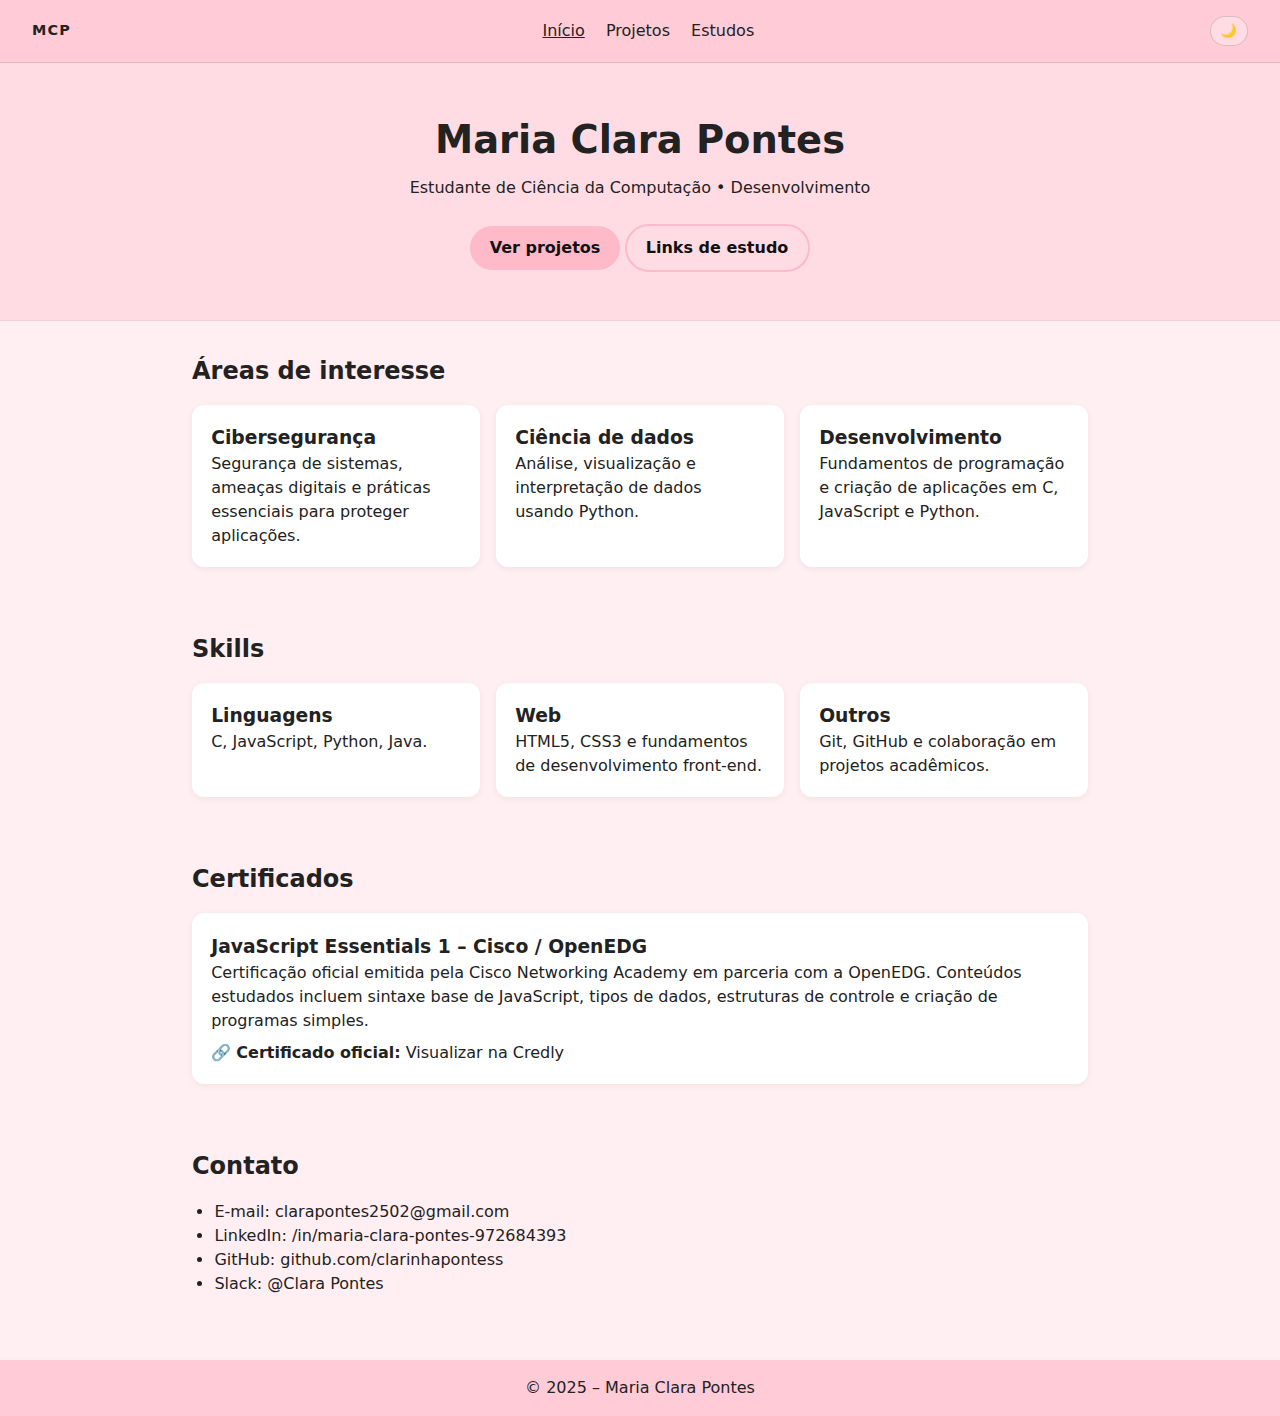
<file: index.html>
<!DOCTYPE html>
<html lang="pt-BR">
<head>
  <meta charset="UTF-8">
  <meta name="viewport" content="width=device-width, initial-scale=1.0">
  <title>Portfólio – Maria Clara Pontes</title>
  <link rel="stylesheet" href="style.css">
</head>
<body>
<header class="topo">
  <div class="logo">MCP</div>
  <nav class="menu">
    <a href="index.html" aria-current="page">Início</a>
    <a href="projetos.html">Projetos</a>
    <a href="estudos.html">Estudos</a>
  </nav>
  <button id="toggle-theme" aria-label="Alternar tema">🌙</button>
</header>

<main>
  <section class="hero">
    <div>
      <h1>Maria Clara Pontes</h1>
      <p class="subtitulo">
        Estudante de Ciência da Computação • Desenvolvimento
      </p>

      <div class="botoes-hero">
        <a class="botao" href="projetos.html">Ver projetos</a>
        <a class="botao botao-sec" href="estudos.html">Links de estudo</a>
      </div>
    </div>
  </section>

  <!-- ÁREAS DE INTERESSE -->
  <section class="secao">
    <h2>Áreas de interesse</h2>

    <div class="grid-cards">
      <article class="card">
        <h3>Cibersegurança</h3>
        <p>Segurança de sistemas, ameaças digitais e práticas essenciais para proteger aplicações.</p>
      </article>

      <article class="card">
        <h3>Ciência de dados</h3>
        <p>Análise, visualização e interpretação de dados usando Python.</p>
      </article>

      <article class="card">
        <h3>Desenvolvimento</h3>
        <p>Fundamentos de programação e criação de aplicações em C, JavaScript e Python.</p>
      </article>
    </div>
  </section>

  <!-- SKILLS -->
  <section class="secao">
    <h2>Skills</h2>

    <div class="grid-cards">
      <article class="card">
        <h3>Linguagens</h3>
        <p>C, JavaScript, Python, Java.</p>
      </article>

      <article class="card">
        <h3>Web</h3>
        <p>HTML5, CSS3 e fundamentos de desenvolvimento front-end.</p>
      </article>

      <article class="card">
        <h3>Outros</h3>
        <p>Git, GitHub e colaboração em projetos acadêmicos.</p>
      </article>
    </div>
  </section>

  <!-- CERTIFICADOS -->
  <section class="secao">
    <h2>Certificados</h2>

    <div class="grid-cards">
      <article class="card">
        <h3>JavaScript Essentials 1 – Cisco / OpenEDG</h3>
        <p>
          Certificação oficial emitida pela Cisco Networking Academy em parceria com a OpenEDG.
          Conteúdos estudados incluem sintaxe base de JavaScript, tipos de dados, estruturas de
          controle e criação de programas simples.
        </p>
        <p style="margin-top:0.5rem;">
          🔗 <strong>Certificado oficial:</strong>
          <a href="https://www.credly.com/badges/2ca9edd8-abec-497b-b5c8-c482c0b28edb/public_url" target="_blank">
            Visualizar na Credly
          </a>
        </p>
      </article>
    </div>
  </section>

  <!-- CONTATO -->
  <section class="secao">
    <h2>Contato</h2>
    <ul class="lista-links">
      <li>E-mail: <a href="mailto:clarapontes2502@gmail.com">clarapontes2502@gmail.com</a></li>
      <li>
        LinkedIn:
        <a href="https://www.linkedin.com/in/maria-clara-pontes-972684393" target="_blank">
          /in/maria-clara-pontes-972684393
        </a>
      </li>
      <li>
        GitHub:
        <a href="https://github.com/clarinhapontess" target="_blank">
          github.com/clarinhapontess
        </a>
      </li>
      <li>Slack: @Clara Pontes</li>
    </ul>
  </section>
</main>

<footer class="rodape">
  <p>© 2025 – Maria Clara Pontes</p>
</footer>

<script src="script.js"></script>
</body>
</html>
</file>
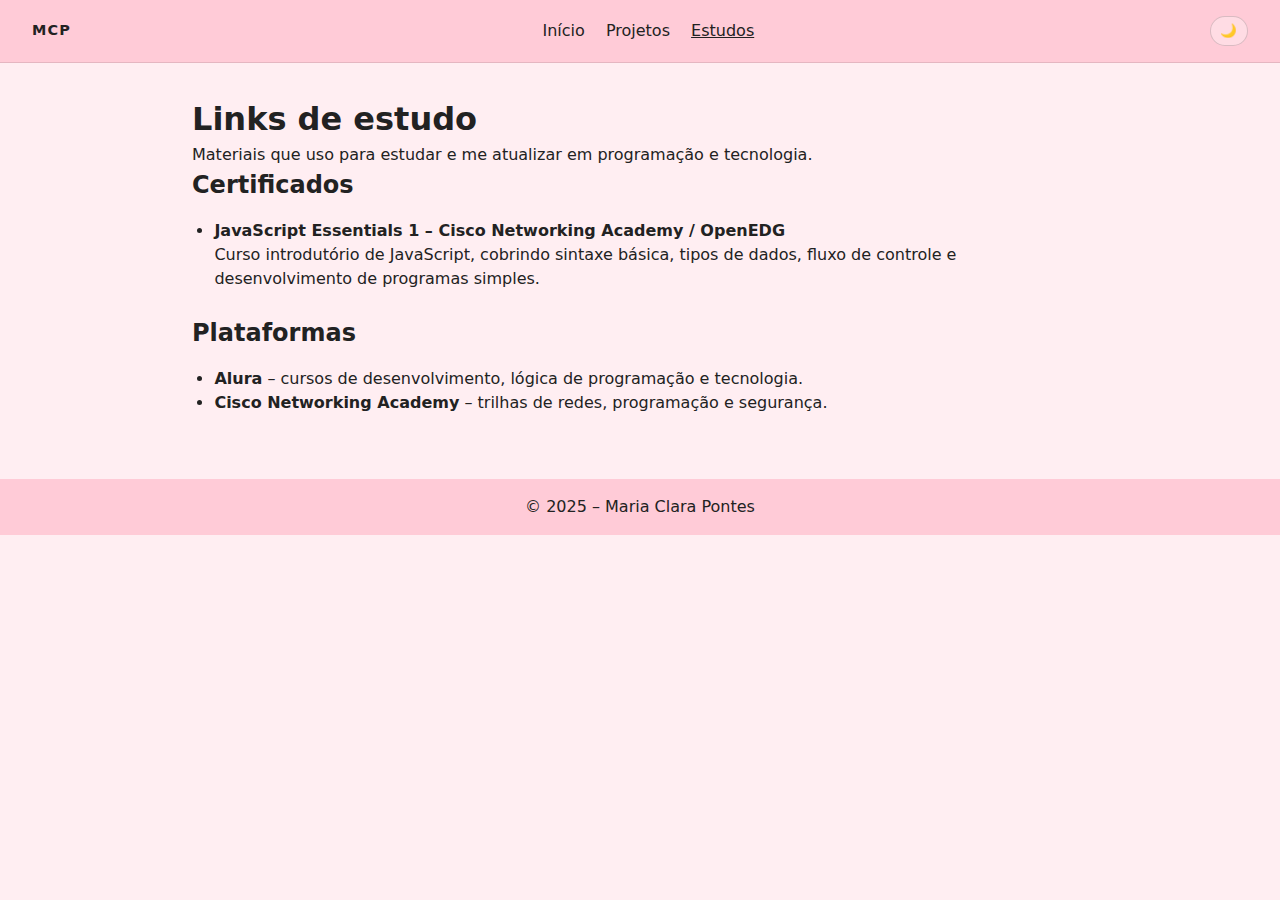
<file: estudos.html>
<!DOCTYPE html>
<html lang="pt-BR">
<head>
  <meta charset="UTF-8">
  <meta name="viewport" content="width=device-width, initial-scale=1.0">
  <title>Estudos – Maria Clara Pontes</title>
  <link rel="stylesheet" href="style.css">
</head>
<body>
<header class="topo">
  <div class="logo">MCP</div>
  <nav class="menu">
    <a href="index.html">Início</a>
    <a href="projetos.html">Projetos</a>
    <a href="estudos.html" aria-current="page">Estudos</a>
  </nav>
  <button id="toggle-theme" aria-label="Alternar tema">🌙</button>
</header>

<main>
  <section class="secao">
    <h1>Links de estudo</h1>
    <p>Materiais que uso para estudar e me atualizar em programação e tecnologia.</p>

    <h2>Certificados</h2>
    <ul class="lista-links">
      <li>
        <strong>JavaScript Essentials 1 – Cisco Networking Academy / OpenEDG</strong><br>
        Curso introdutório de JavaScript, cobrindo sintaxe básica, tipos de dados, fluxo de controle
        e desenvolvimento de programas simples.
      </li>
    </ul>

    <h2 style="margin-top:1.5rem;">Plataformas</h2>
    <ul class="lista-links">
      <li>
        <strong>Alura</strong> – cursos de desenvolvimento, lógica de programação e tecnologia.
      </li>
      <li>
        <strong>Cisco Networking Academy</strong> – trilhas de redes, programação e segurança.
      </li>
    </ul>
  </section>
</main>

<footer class="rodape">
  <p>© 2025 – Maria Clara Pontes</p>
</footer>

<script src="script.js"></script>
</body>
</html>
</file>
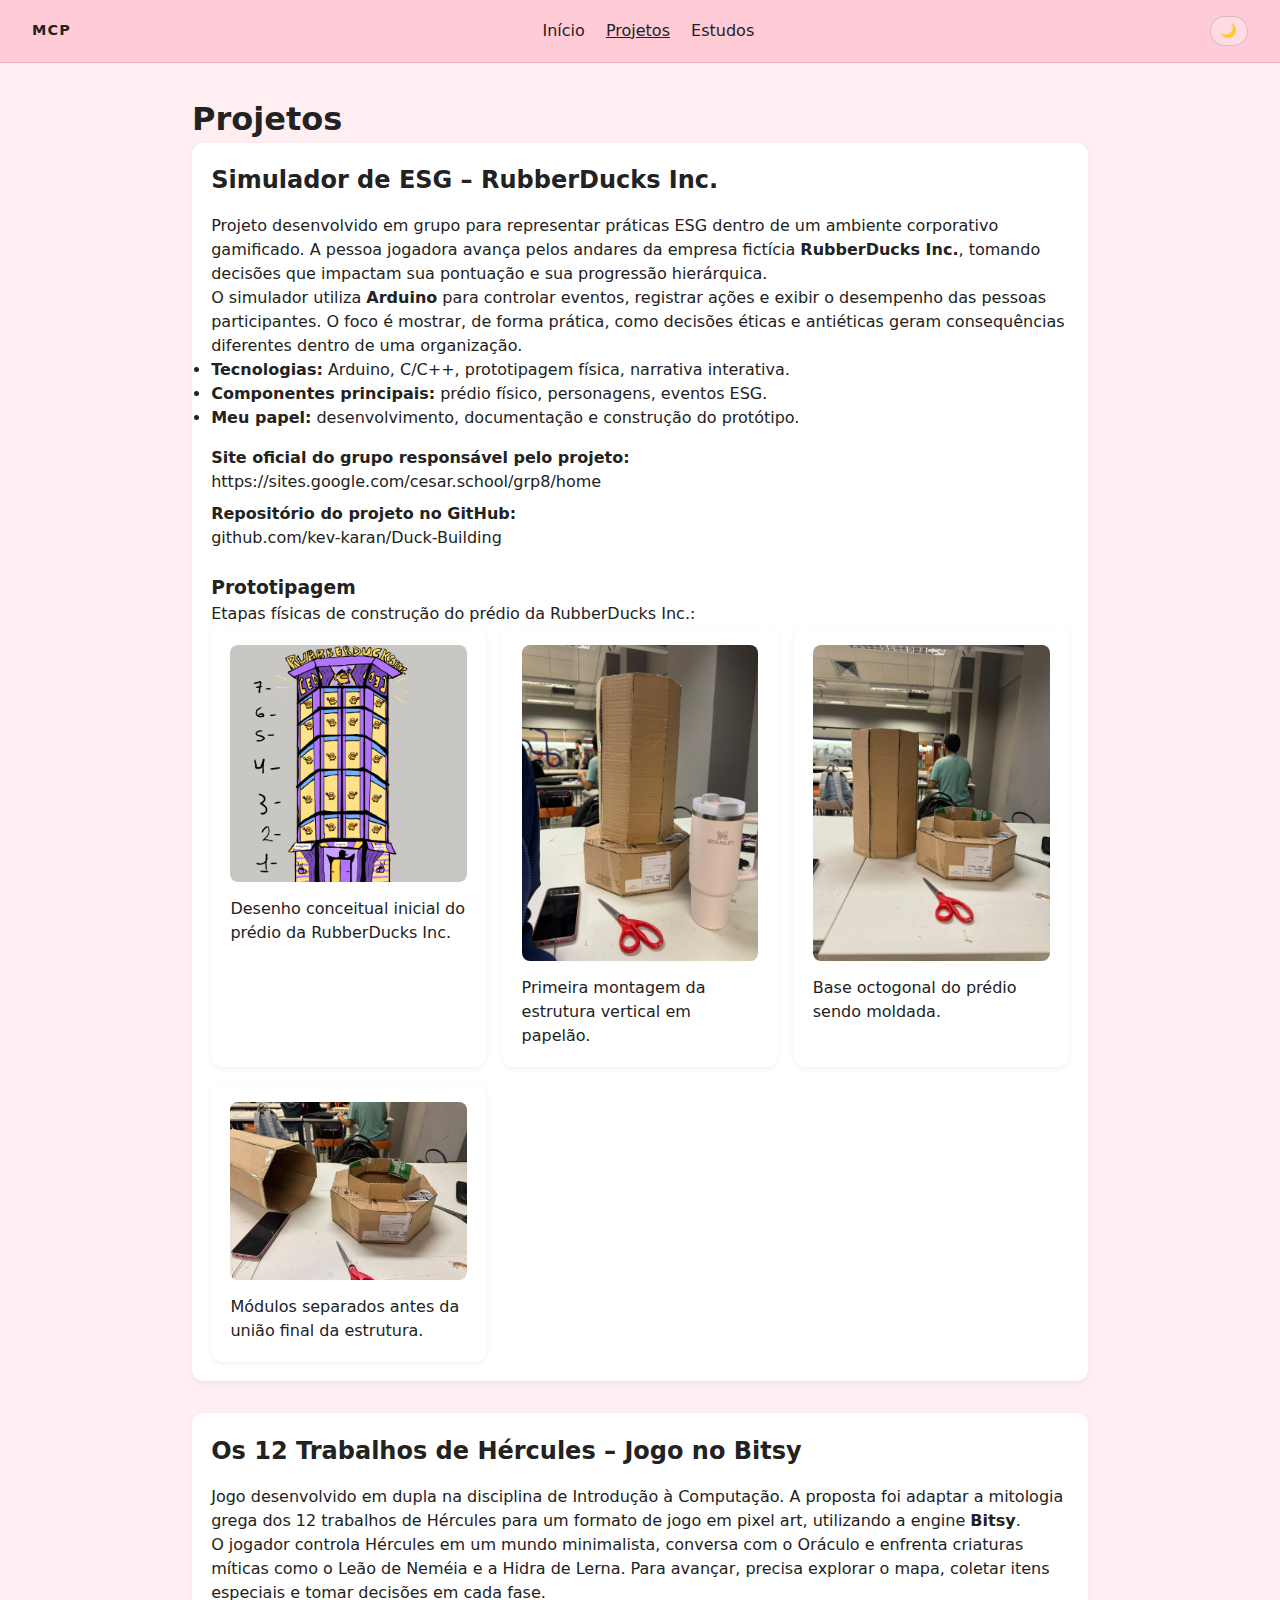
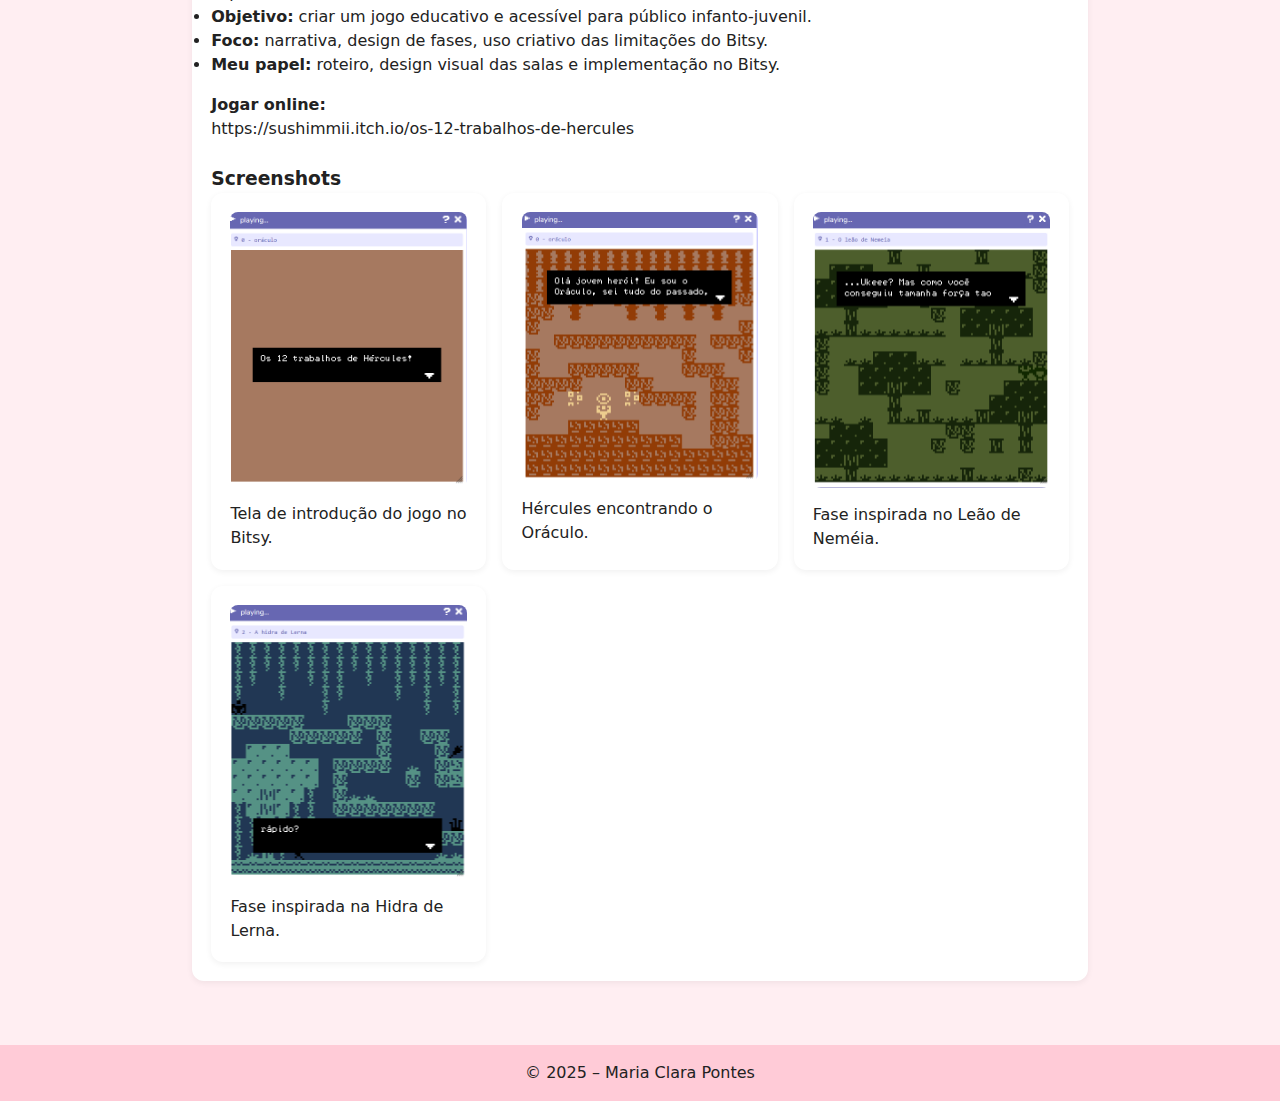
<file: projetos.html>
<!DOCTYPE html>
<html lang="pt-BR">
<head>
  <meta charset="UTF-8">
  <meta name="viewport" content="width=device-width, initial-scale=1.0">
  <title>Projetos – Maria Clara Pontes</title>
  <link rel="stylesheet" href="style.css">
</head>
<body>
<header class="topo">
  <div class="logo">MCP</div>
  <nav class="menu">
    <a href="index.html">Início</a>
    <a href="projetos.html" aria-current="page">Projetos</a>
    <a href="estudos.html">Estudos</a>
  </nav>
  <button id="toggle-theme" aria-label="Alternar tema">🌙</button>
</header>

<main>
  <section class="secao">
    <h1>Projetos</h1>

    <!-- PROJETO 1 – SIMULADOR ESG -->
    <article class="card card-projeto">
      <h2>Simulador de ESG – RubberDucks Inc.</h2>

      <p>
        Projeto desenvolvido em grupo para representar práticas ESG dentro de um ambiente corporativo
        gamificado. A pessoa jogadora avança pelos andares da empresa fictícia
        <strong>RubberDucks Inc.</strong>, tomando decisões que impactam sua pontuação e sua
        progressão hierárquica.
      </p>

      <p>
        O simulador utiliza <strong>Arduino</strong> para controlar eventos, registrar ações e exibir
        o desempenho das pessoas participantes. O foco é mostrar, de forma prática, como decisões
        éticas e antiéticas geram consequências diferentes dentro de uma organização.
      </p>

      <ul>
        <li><strong>Tecnologias:</strong> Arduino, C/C++, prototipagem física, narrativa interativa.</li>
        <li><strong>Componentes principais:</strong> prédio físico, personagens, eventos ESG.</li>
        <li><strong>Meu papel:</strong> desenvolvimento, documentação e construção do protótipo.</li>
      </ul>

      <p style="margin-top: 1rem;">
         <strong>Site oficial do grupo responsável pelo projeto:</strong><br>
        <a href="https://sites.google.com/cesar.school/grp8/home" target="_blank">
          https://sites.google.com/cesar.school/grp8/home
        </a>
      </p>

      <p style="margin-top: 0.5rem;">
         <strong>Repositório do projeto no GitHub:</strong><br>
        <a href="https://github.com/kev-karan/Duck-Building" target="_blank">
          github.com/kev-karan/Duck-Building
        </a>
      </p>

      <h3 style="margin-top: 1.5rem;">Prototipagem</h3>
      <p>Etapas físicas de construção do prédio da RubberDucks Inc.:</p>

      <div class="grid-cards">
        <div class="card">
          <img src="IMG_prototipo1.jpg" alt="Desenho do prédio RubberDucks" style="width:100%; border-radius:8px;">
          <p style="margin-top:0.5rem;">Desenho conceitual inicial do prédio da RubberDucks Inc.</p>
        </div>

        <div class="card">
          <img src="IMG_prototipo2.jpg" alt="Estrutura de papelão montada" style="width:100%; border-radius:8px;">
          <p style="margin-top:0.5rem;">Primeira montagem da estrutura vertical em papelão.</p>
        </div>

        <div class="card">
          <img src="IMG_prototipo3.jpg" alt="Base octogonal em construção" style="width:100%; border-radius:8px;">
          <p style="margin-top:0.5rem;">Base octogonal do prédio sendo moldada.</p>
        </div>

        <div class="card">
          <img src="IMG_prototipo4.jpg" alt="Módulos separados antes da montagem final" style="width:100%; border-radius:8px;">
          <p style="margin-top:0.5rem;">Módulos separados antes da união final da estrutura.</p>
        </div>
      </div>
    </article>

    <!-- PROJETO 2 – JOGO BITSY -->
    <article class="card card-projeto" style="margin-top:2rem;">
      <h2>Os 12 Trabalhos de Hércules – Jogo no Bitsy</h2>

      <p>
        Jogo desenvolvido em dupla na disciplina de Introdução à Computação. A proposta foi adaptar
        a mitologia grega dos 12 trabalhos de Hércules para um formato de jogo em pixel art,
        utilizando a engine <strong>Bitsy</strong>.
      </p>

      <p>
        O jogador controla Hércules em um mundo minimalista, conversa com o Oráculo e enfrenta
        criaturas míticas como o Leão de Neméia e a Hidra de Lerna. Para avançar, precisa explorar
        o mapa, coletar itens especiais e tomar decisões em cada fase.
      </p>

      <ul>
        <li><strong>Objetivo:</strong> criar um jogo educativo e acessível para público infanto-juvenil.</li>
        <li><strong>Foco:</strong> narrativa, design de fases, uso criativo das limitações do Bitsy.</li>
        <li><strong>Meu papel:</strong> roteiro, design visual das salas e implementação no Bitsy.</li>
      </ul>

      <p style="margin-top: 1rem;">
         <strong>Jogar online:</strong><br>
        <a href="https://sushimmii.itch.io/os-12-trabalhos-de-hercules" target="_blank">
          https://sushimmii.itch.io/os-12-trabalhos-de-hercules
        </a>
      </p>

      <h3 style="margin-top: 1.5rem;">Screenshots</h3>

      <div class="grid-cards">
        <div class="card">
          <img src="bitsy1.png" alt="Tela inicial do jogo Os 12 Trabalhos de Hércules" style="width:100%; border-radius:8px;">
          <p style="margin-top:0.5rem;">Tela de introdução do jogo no Bitsy.</p>
        </div>

        <div class="card">
          <img src="bitsy2.png" alt="Cena com o Oráculo no jogo" style="width:100%; border-radius:8px;">
          <p style="margin-top:0.5rem;">Hércules encontrando o Oráculo.</p>
        </div>

        <div class="card">
          <img src="bitsy3.png" alt="Fase do Leão de Neméia" style="width:100%; border-radius:8px;">
          <p style="margin-top:0.5rem;">Fase inspirada no Leão de Neméia.</p>
        </div>

        <div class="card">
          <img src="bitsy4.png" alt="Fase da Hidra de Lerna" style="width:100%; border-radius:8px;">
          <p style="margin-top:0.5rem;">Fase inspirada na Hidra de Lerna.</p>
        </div>
      </div>
    </article>

  </section>
</main>

<footer class="rodape">
  <p>© 2025 – Maria Clara Pontes</p>
</footer>

<script src="script.js"></script>
</body>
</html>
</file>
<file: style.css>
/* Reset simples */
* {
  box-sizing: border-box;
  margin: 0;
  padding: 0;
}

/* PALETA NOVA */
:root {
  --rosa-forte: #FFBAC9;
  --rosa-medio: #FFCBD7;
  --rosa-claro: #FFDCE4;
  --rosa-suave: #FFEEF2;
  --branco: #FFFFFF;
  --texto: #222;
  --texto-escuro: #111;
}

/* Tema claro */
body {
  font-family: system-ui, -apple-system, BlinkMacSystemFont, "Segoe UI", sans-serif;
  line-height: 1.5;
  background-color: var(--rosa-suave);
  color: var(--texto);
}

/* Tema escuro */
body.dark {
  background-color: #1a1a1a;
  color: #f5f5f5;
}

/* Links */
a {
  color: inherit;
  text-decoration: none;
}

/* Cabeçalho */
.topo {
  display: flex;
  align-items: center;
  justify-content: space-between;
  padding: 1rem 2rem;
  background-color: var(--rosa-medio);
  border-bottom: 1px solid rgba(0, 0, 0, 0.1);
  position: sticky;
  top: 0;
  z-index: 10;
}

.logo {
  font-weight: 700;
  letter-spacing: 0.08em;
  font-size: 0.9rem;
}

.menu a {
  margin-left: 1rem;
  font-weight: 500;
}

.menu a[aria-current="page"] {
  text-decoration: underline;
}

/* Botão tema */
#toggle-theme {
  border: 1px solid rgba(0, 0, 0, 0.15);
  background-color: var(--rosa-claro);
  padding: 0.4rem 0.6rem;
  border-radius: 999px;
  cursor: pointer;
}

/* HERO */
.hero {
  padding: 3rem 2rem;
  background-color: var(--rosa-claro);
  text-align: center;
  border-bottom: 1px solid rgba(0, 0, 0, 0.05);
}

.hero h1 {
  font-size: 2.4rem;
  margin-bottom: 0.5rem;
}

.subtitulo {
  max-width: 36rem;
  margin: auto;
  margin-bottom: 1.5rem;
}

/* Botões */
.botao {
  display: inline-block;
  padding: 0.6rem 1.2rem;
  border-radius: 999px;
  background-color: var(--rosa-forte);
  color: var(--texto-escuro);
  font-weight: 600;
  cursor: pointer;
}

.botao-sec {
  background-color: transparent;
  border: 2px solid var(--rosa-forte);
  color: var(--texto-escuro);
}

/* Seções */
.secao {
  padding: 2rem;
  max-width: 960px;
  margin: auto;
}

.secao h2 {
  margin-bottom: 1rem;
}

/* Cards */
.grid-cards {
  display: grid;
  grid-template-columns: repeat(auto-fit, minmax(240px, 1fr));
  gap: 1rem;
}

.card {
  background-color: var(--branco);
  border-radius: 0.75rem;
  padding: 1.2rem;
  box-shadow: 0 2px 6px rgba(0, 0, 0, 0.06);
}

/* Listas */
.lista-links {
  list-style: disc;
  padding-left: 1.4rem;
}

/* Rodapé */
.rodape {
  text-align: center;
  padding: 1rem;
  background-color: var(--rosa-medio);
  margin-top: 2rem;
}
</file>
